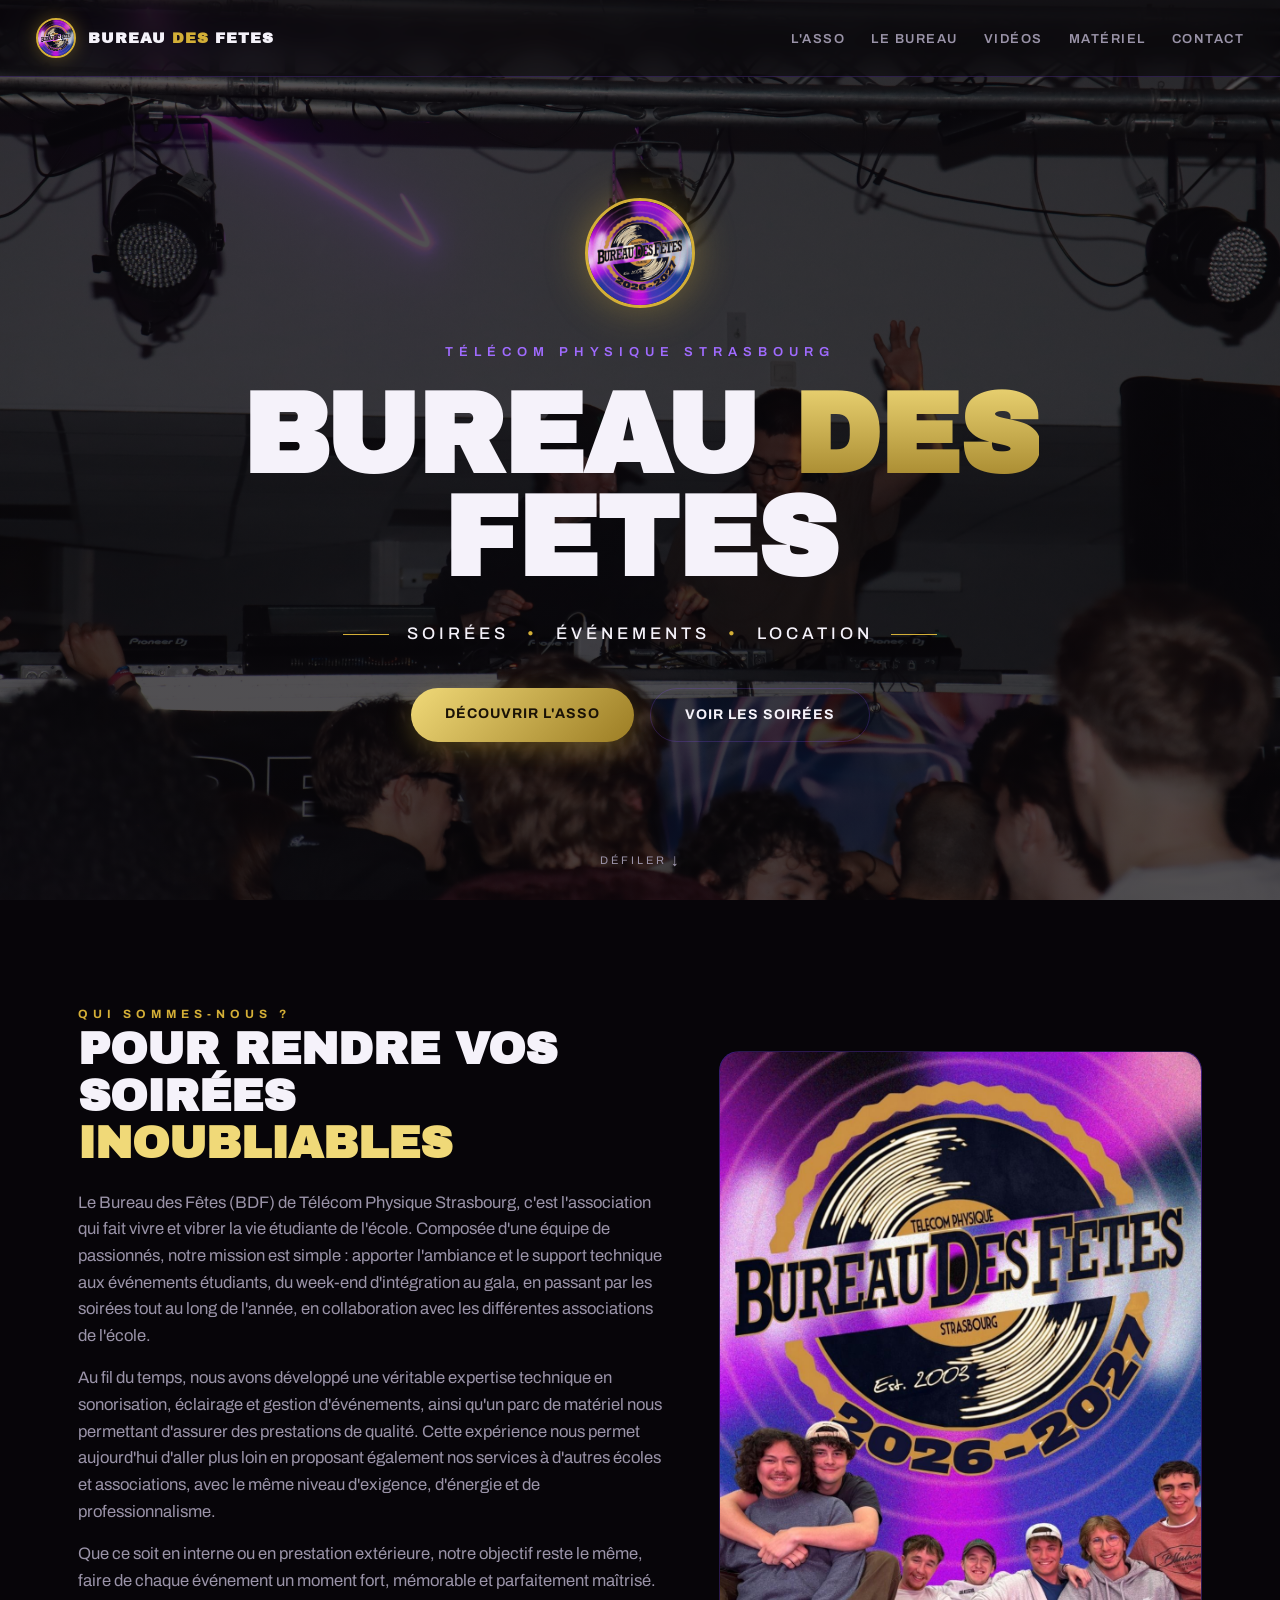
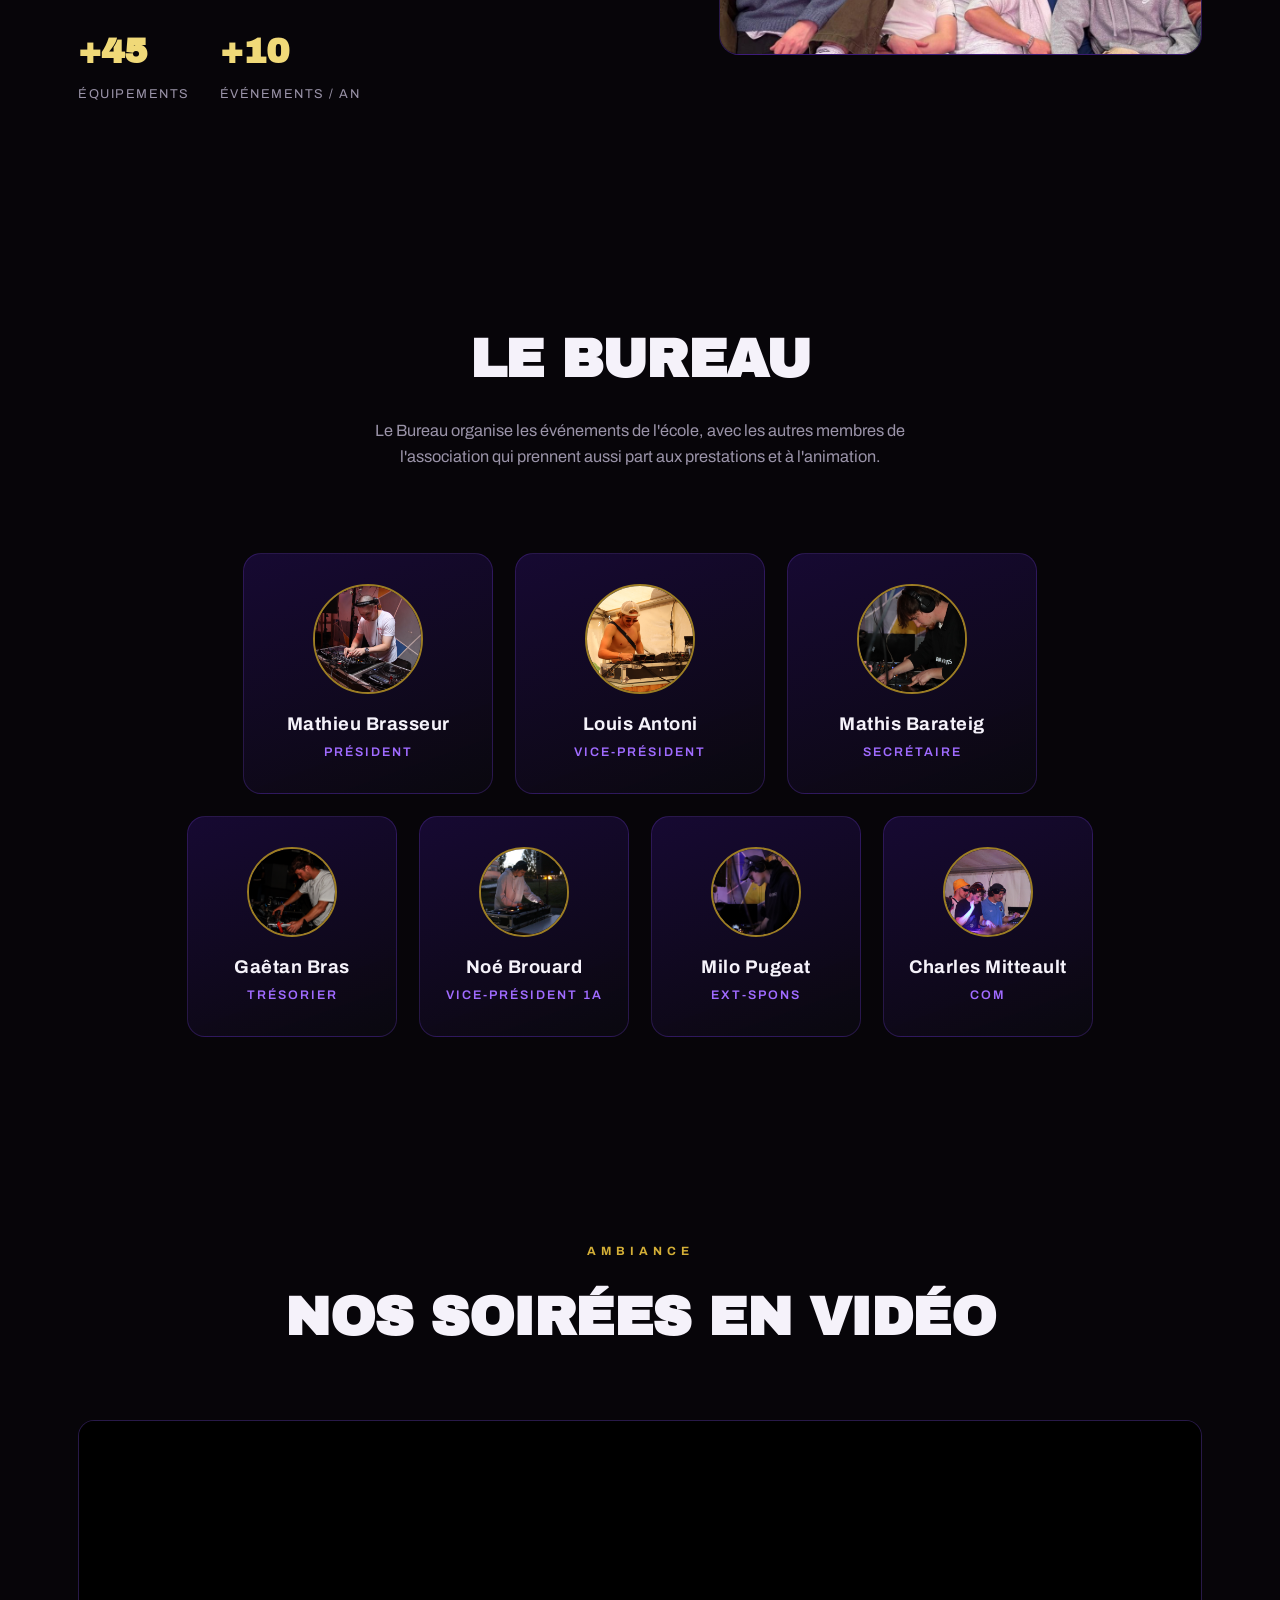
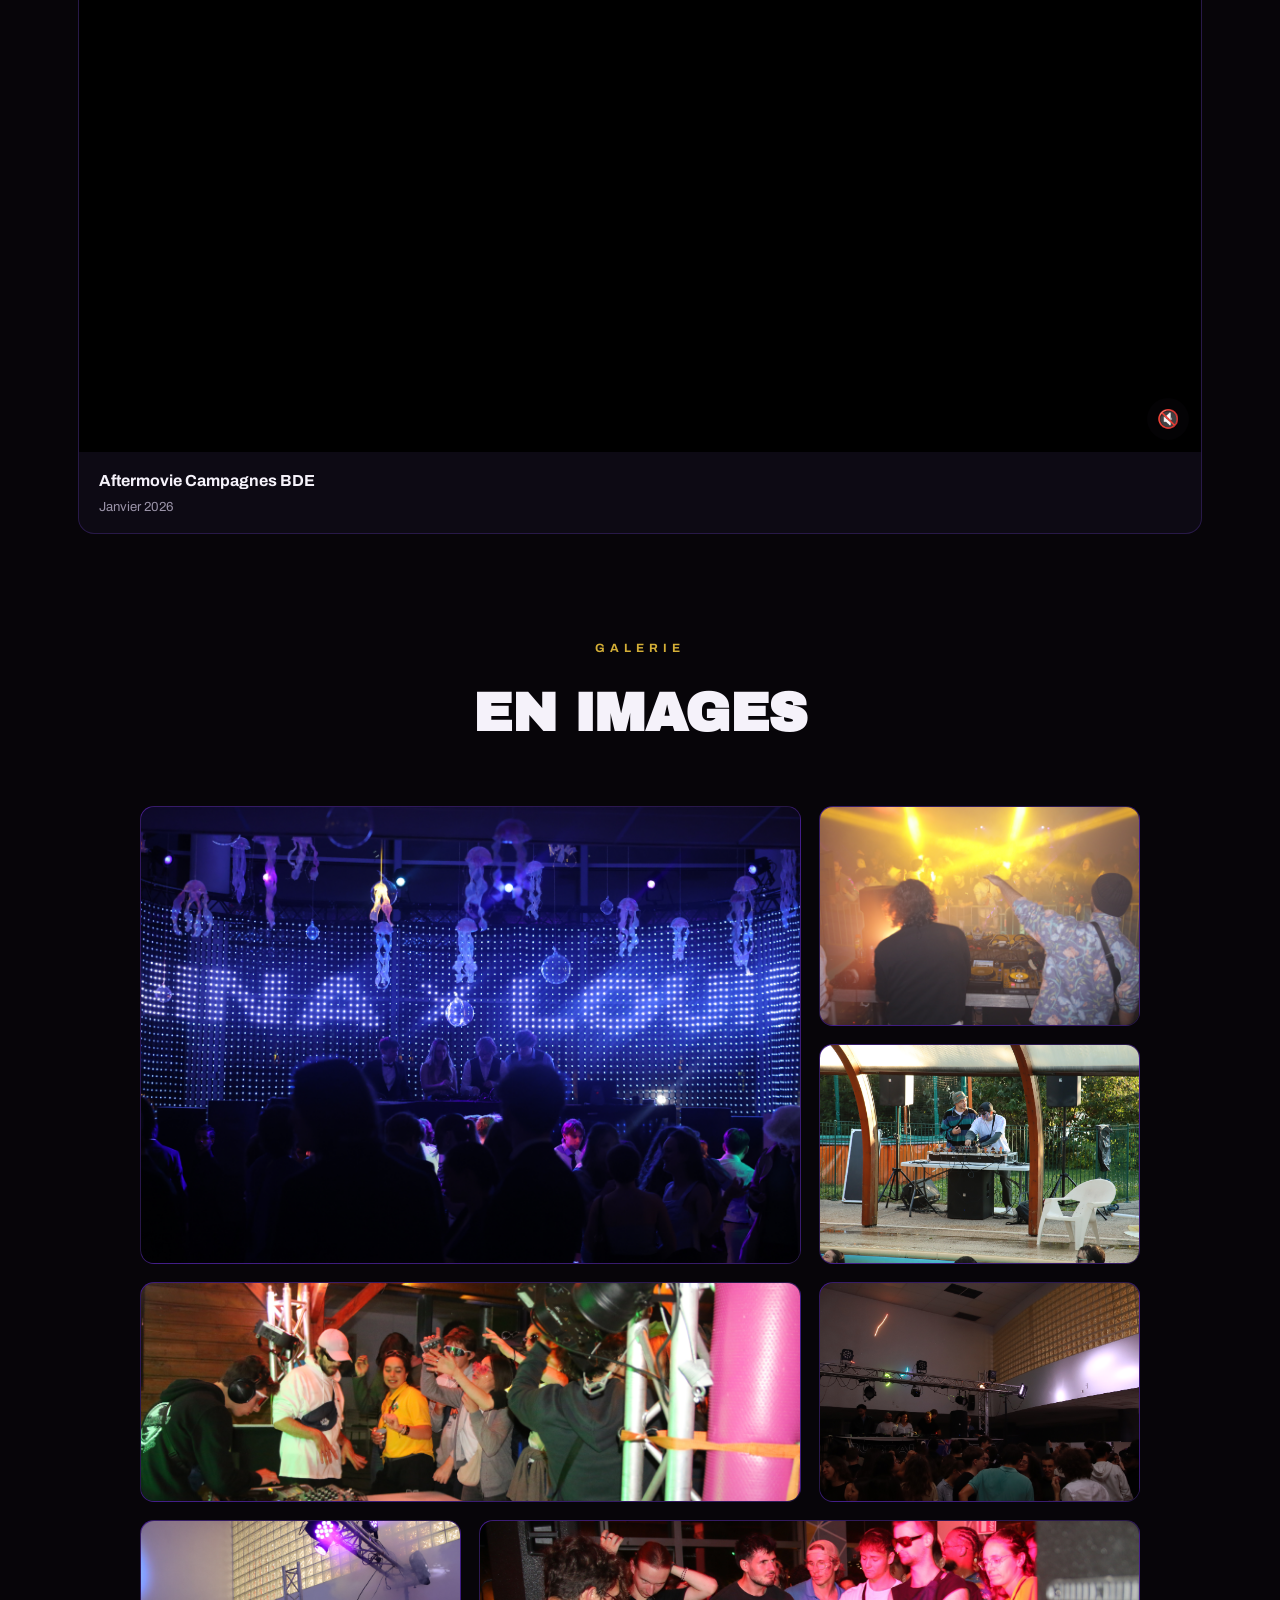
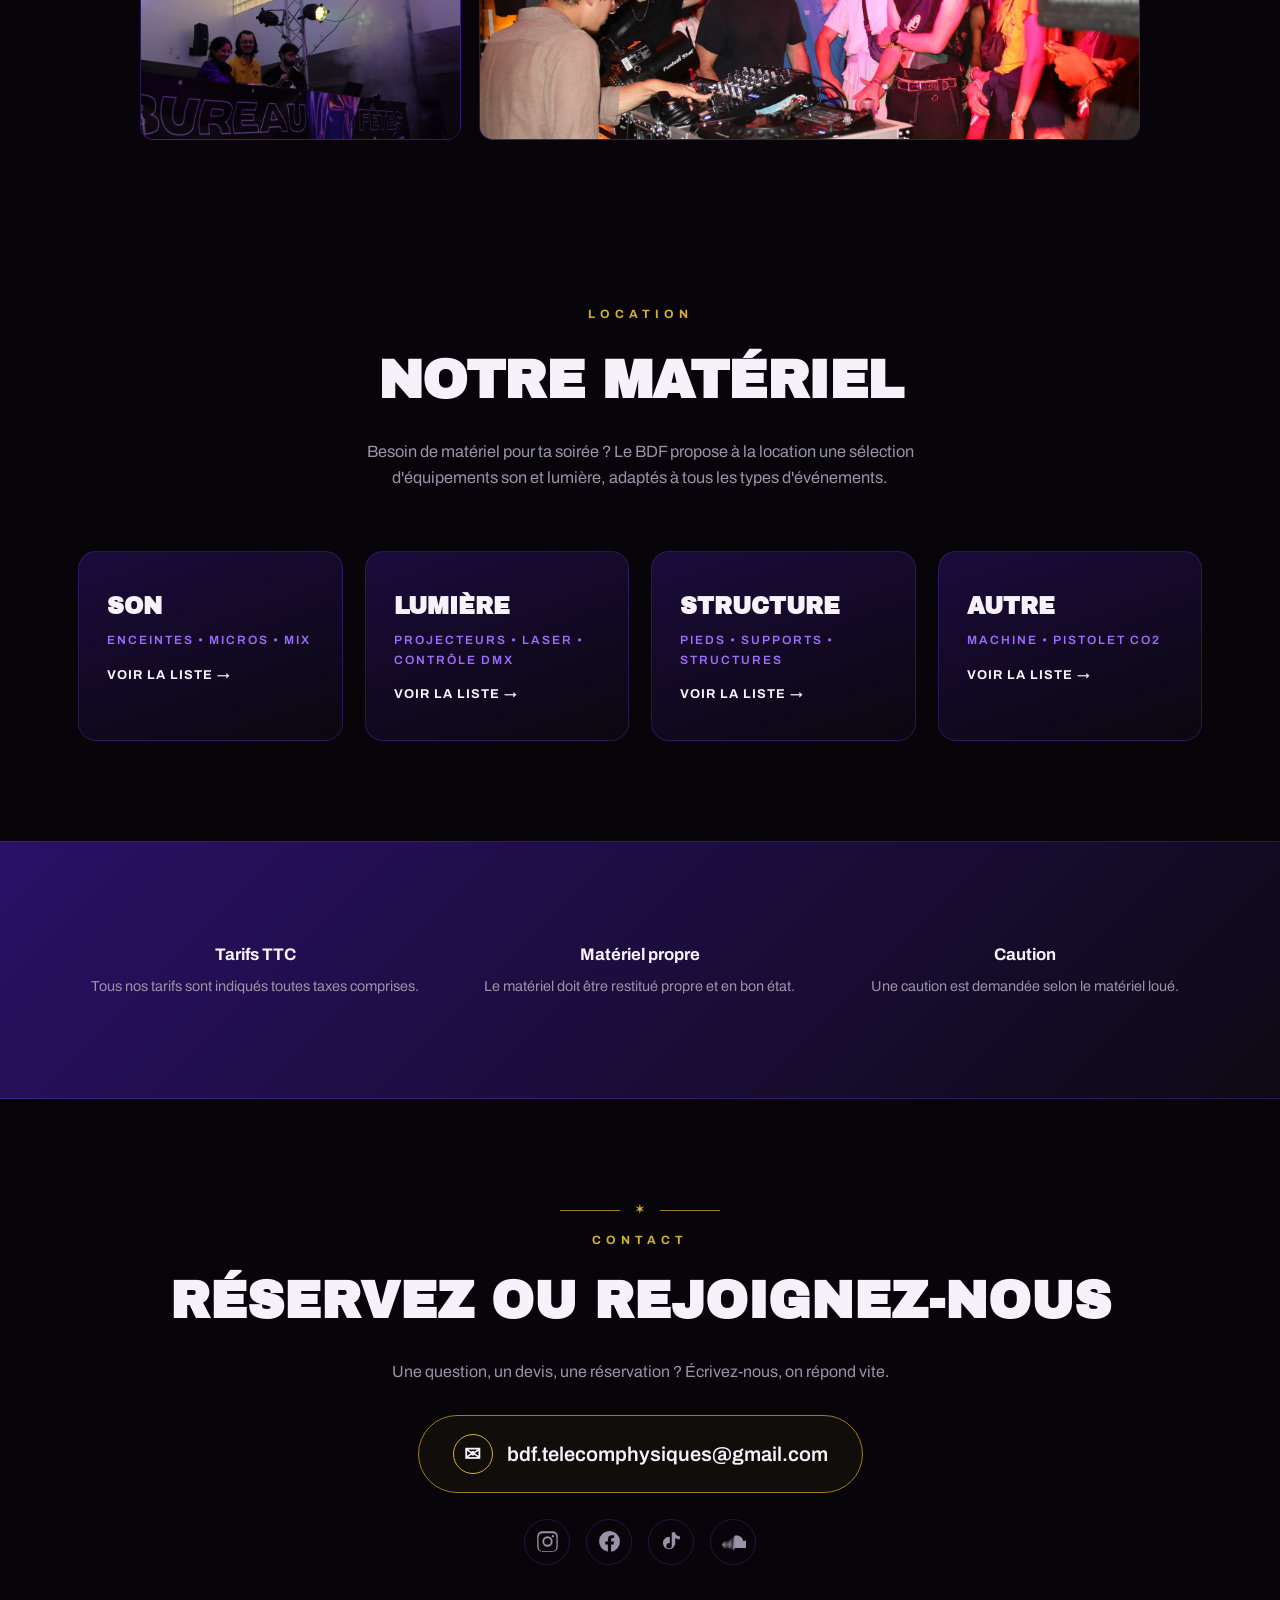
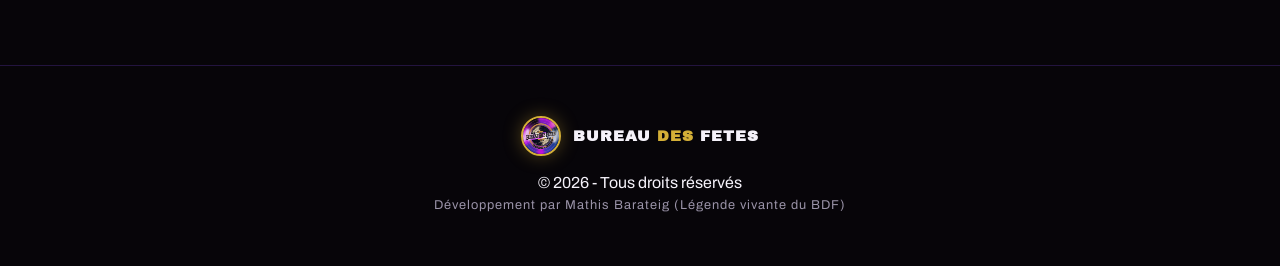
<file: index.html>
<!DOCTYPE html>
<html lang="fr">
<head>
<meta charset="UTF-8">
<meta name="viewport" content="width=device-width, initial-scale=1.0">
<title>Bureau des Fetes — Télécom Physique Strasbourg</title>
<link rel="preconnect" href="https://fonts.googleapis.com">
<link rel="preconnect" href="https://fonts.gstatic.com" crossorigin>
<link href="https://fonts.googleapis.com/css2?family=Archivo:wght@400;500;600;700;800;900&family=Archivo+Black&display=swap" rel="stylesheet">
<link rel="stylesheet" href="style.css">
</head>
<body>
<div class="bg-fx"><div class="blob b1"></div><div class="blob b2"></div><div class="blob b3"></div></div>
<div class="grain"></div>
<nav id="nav"></nav>

<header class="hero">
  <div id="heroSeal"></div>
  <p class="eyebrow">Télécom Physique Strasbourg</p>
  <h1>Bureau <span class="gold">des </span>Fetes</h1>
  <div class="tagline"><span class="line"></span><span>Soirées</span><span class="dot">&bull;</span><span>Événements</span><span class="dot">&bull;</span><span>Location</span><span class="line"></span></div>
  <div class="cta-row">
    <a href="#asso" class="btn btn-gold">Découvrir l'asso</a>
    <a href="#videos" class="btn btn-ghost">Voir les soirées</a>
  </div>
  <div class="scroll-hint">Défiler &darr;</div>
</header>

<section id="asso">
  <div class="wrap">
    <div class="intro">
      <div>
        <span class="sec-tag">Qui sommes-nous ?</span>
        <h2>Pour rendre vos soirées <span class="gold">inoubliables</span></h2>
        <p>Le Bureau des Fêtes (BDF) de Télécom Physique Strasbourg, c'est l'association qui fait vivre et vibrer la vie étudiante de l'école.
        Composée d'une équipe de passionnés, notre mission est simple : apporter l'ambiance et le support technique aux événements étudiants, du week-end d'intégration au gala, en passant par les soirées tout au long de l'année, en collaboration avec les différentes associations de l'école.</p>
        <p>Au fil du temps, nous avons développé une véritable expertise technique en sonorisation, éclairage et gestion d'événements, ainsi qu'un parc de matériel nous permettant d'assurer 
        des prestations de qualité. Cette expérience nous permet aujourd'hui d'aller plus loin en proposant également nos services à d'autres écoles et associations, avec le même niveau d'exigence, d'énergie et de professionnalisme.</p>
        <p>Que ce soit en interne ou en prestation extérieure, notre objectif reste le même, faire de chaque événement un moment fort, mémorable et parfaitement maîtrisé.</p>

        <div class="stats">
          <div class="stat"><b>+45</b><span>Équipements</span></div>
          <div class="stat"><b>+10</b><span>Événements / an</span></div>
        </div>
      </div>
      <div class="intro-card"><img src="photos/Bureau/bureau_logo_BDF.jpeg"></div>
    </div>
  </div>
</section>

<section id="bureau">
  <div class="team">
    <div class="sec-head"><h2>Le Bureau</h2>
      <p>Le Bureau  organise les événements de l'école, avec les autres membres de l'association qui prennent aussi part aux prestations et à l'animation.</p></div>
  <div class="team-row">
    <div class="member big"><img src="photos/Bureau/Brasseur_BDF.JPG" class="avatar" alt="Mathieu Brasseur"><h4>Mathieu Brasseur</h4><div class="role">Président</div></div>
    <div class="member big"><img src="photos/Bureau/Louis_BDF.JPG" class="avatar" alt="Louis Antoni"><h4>Louis Antoni</h4><div class="role">Vice-président</div></div>
    <div class="member big"><img src="photos/Bureau/Barateig_BDF.JPG" class="avatar" alt="Mathis Barateig"><h4>Mathis Barateig</h4><div class="role">Secrétaire</div></div>
  </div>
  <!-- Rangée du bas : 4 cartes -->
  <div class="team-row">
    <div class="member"><img src="photos/Bureau/Gaetan_BDF.jpg" class="avatar" alt="Gaêtan Bras"><h4>Gaêtan Bras</h4><div class="role">Trésorier</div></div>
    <div class="member"><img src="photos/Bureau/Noe_BDF.JPG" class="avatar" alt="Noé Brouard"><h4>Noé Brouard</h4><div class="role">Vice-président 1A</div></div>
    <div class="member"><img src="photos/Bureau/Milo_BDF.JPG" class="avatar" alt="Milo Pugeat"><h4>Milo Pugeat</h4><div class="role">EXT-SPONS</div></div>
    <div class="member"><img src="photos/Bureau/Charle_BDF.JPG" class="avatar" alt="Charles Mitteault"><h4>Charles Mitteault</h4><div class="role">COM</div></div>
  </div>
</div>
  </div>
</section>



<section id="videos">
  <div class="wrap">
    <div class="sec-head"><span class="sec-tag">Ambiance</span><h2>Nos soirées en vidéo</h2></div>
    <div class="video-grid">

      
<div class="video">
  <div class="frame">
    <video src="photos/video/Aftermovie_campagne_BDE26_BDF.mp4" autoplay muted loop playsinline
           onclick="toggleSon(this)"></video>
    <button class="son-btn" onclick="toggleSon(this.previousElementSibling)">🔇</button>
  </div>
  <div class="cap"><b>Aftermovie Campagnes BDE</b><span>Janvier 2026</span></div>
</div>

  </div>
</section>

<section id="galerie">
  <div class="wrap">
    <div class="sec-head"><span class="sec-tag">Galerie</span><h2>En images</h2>
    <div class="gallery">
      <div class="photo"><img src="photos/galerie/Gala_TPS_BDF.JPG"></div><div class="photo"><img src="photos/galerie/BDF_2023.JPG"></div>
      <div class="photo"><img src="photos/galerie/pool_party_BDF.JPG"></div><div class="photo"><img src="photos/galerie/WEI_BDF_2024.JPG"></div>
      <div class="photo"><img src="photos/galerie/désinté_BDF_2024.JPG"></div><div class="photo"><img src="photos/galerie/poly_chim_BDF_2024.JPG"></div>
      <div class="photo"><img src="photos/galerie/Fouaille_BDF_2025.JPG" ></div>
    </div>
  </div>
</section>
<section id="materiel">
  <div class="wrap">
    <div class="sec-head"><span class="sec-tag">Location</span><h2>Notre matériel</h2>
    <p>Besoin de matériel pour ta soirée ? Le BDF propose à la location une sélection d'équipements son et lumière, adaptés à tous les types d'événements.</p></div>
    <div class="cats">
      <a class="cat" href="son.html">
        <h3>Son</h3>
        <div class="sub">Enceintes • Micros • Mix</div>
        <div class="go">Voir la liste &rarr;</div>
      </a>
      <a class="cat" href="lumiere.html">
        <h3>Lumière</h3>
        <div class="sub">Projecteurs • Laser • Contrôle DMX</div>
        <div class="go">Voir la liste &rarr;</div>
      </a>
      <a class="cat" href="structure.html">
        <h3>Structure</h3>
        <div class="sub">Pieds • Supports • Structures</div>
        <div class="go">Voir la liste &rarr;</div>
      </a>
      <a class="cat" href="autre.html">
        <h3>Autre</h3>
        <div class="sub">Machine • Pistolet CO2</div>
        <div class="go">Voir la liste &rarr;</div>
      </a>
    </div>
  </div>
</section>

<section class="info-band">
  <div class="wrap">
    <div class="info-item"><h4>Tarifs TTC</h4><p>Tous nos tarifs sont indiqués toutes taxes comprises.</p></div>
    <div class="info-item"><h4>Matériel propre</h4><p>Le matériel doit être restitué propre et en bon état.</p></div>
    <div class="info-item"><h4>Caution</h4><p>Une caution est demandée selon le matériel loué.</p></div>
  </div>
</section>

<section id="contact" class="contact">
  <div class="wrap">
    <div class="deco-sep"><span class="l"></span><span class="d">&#10038;</span><span class="l"></span></div>
    <span class="sec-tag">Contact</span>
    <h2 style="font-family:'Archivo Black';font-size:clamp(2rem,5vw,3.2rem);text-transform:uppercase;margin-top:10px">Réservez ou rejoignez-nous</h2>
    <p style="color:var(--gris);max-width:520px;margin:16px auto 0">Une question, un devis, une réservation ? Écrivez-nous, on répond vite.</p>
    <a class="mail" href="#" data-mail><span class="env">&#9993;</span><span class="mail-text"></span></a>
    <div class="socials">
      <a href="#" data-ig title="Instagram">IG</a>
      <a href="#" data-fb title="Facebook">FB</a>
      <a href="#" data-tk title="TikTok">TK</a>
      <a href="#" data-sc title="SoundCloud">SC</a>
    </div>
  </div>
</section>

<footer id="footer"></footer>
<script src="script.js"></script>
</body>
</html>
</file>
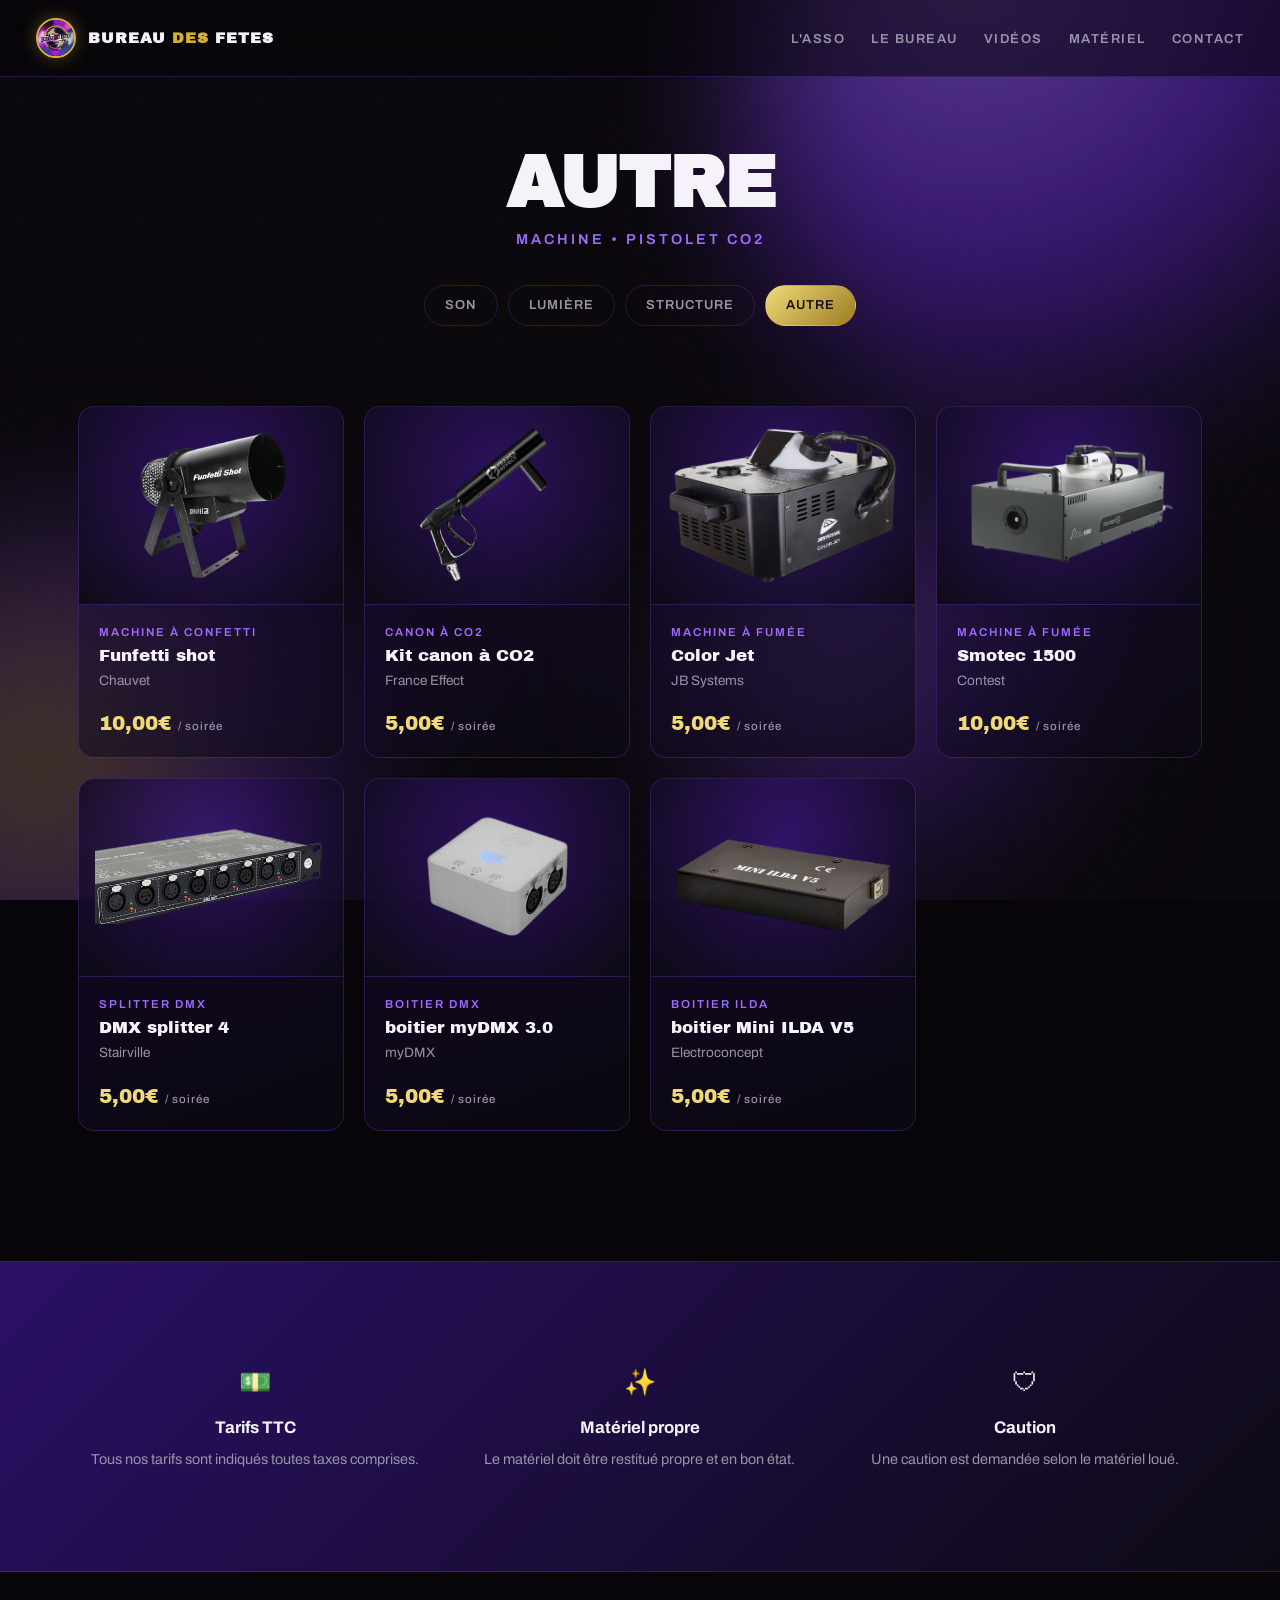
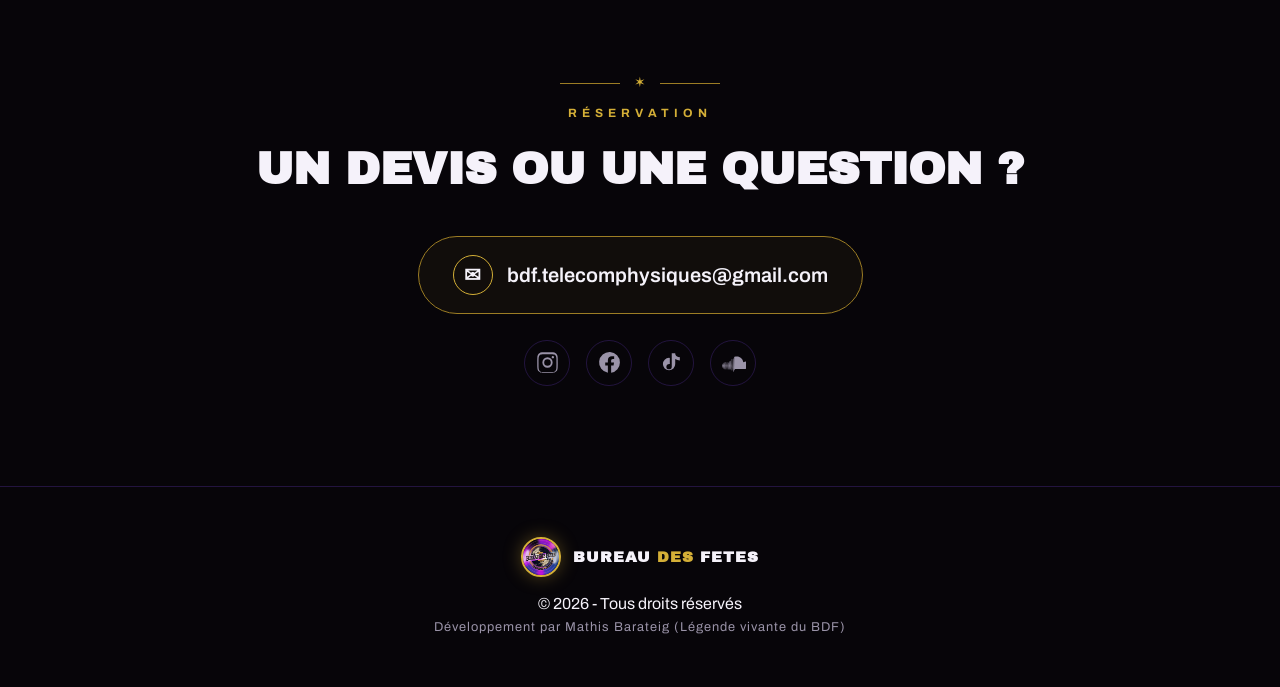
<file: autre.html>
<!DOCTYPE html>
<html lang="fr">
<head>
<meta charset="UTF-8">
<meta name="viewport" content="width=device-width, initial-scale=1.0">
<title>Autre — Bureau des Fêtes</title>
<link rel="preconnect" href="https://fonts.googleapis.com">
<link rel="preconnect" href="https://fonts.gstatic.com" crossorigin>
<link href="https://fonts.googleapis.com/css2?family=Archivo:wght@400;500;600;700;800;900&family=Archivo+Black&display=swap" rel="stylesheet">
<link rel="stylesheet" href="style.css">
</head>
<body>
<div class="bg-fx"><div class="blob b1"></div><div class="blob b2"></div><div class="blob b3"></div></div>
<div class="grain"></div>
<nav id="nav"></nav>

<header class="cat-hero">
  <div class="wrap">
    <h1>Autre</h1>
    <div class="sub">Machine • Pistolet CO2</div>
    <div class="cat-switch"><a href="son.html" class=""> Son</a><a href="lumiere.html" class=""> Lumière</a><a href="structure.html" class=""> Structure</a><a href="autre.html" class="active"> Autre</a></div>
  </div>
</header>

<section style="padding-top:30px">
  <div class="wrap">
    <div class="grid">
      <div class="card">
        <div class="ph">
          <img src="photos/Autres/canon_confetti.png" alt="Funfetti shot">
        </div>
        <div class="body">
          <div class="desc">Machine à confetti</div>
          <div class="model">Funfetti shot</div>
          <div class="brand">Chauvet</div>
          <div class="price">10,00&euro; <small>/ soirée</small></div>
        </div>
      </div>
      <div class="card">
        <div class="ph">
          <img src="photos/Autres/canon_CO2.png" alt="Kit canon à CO2">
        </div>
        <div class="body">
          <div class="desc">Canon à CO2</div>
          <div class="model">Kit canon à CO2</div>
          <div class="brand">France Effect</div>
          <div class="price">5,00&euro; <small>/ soirée</small></div>
        </div>
      </div>
      <div class="card">
        <div class="ph">
         <img src="photos/Autres/machine_fumée.png" alt="Color Jet">
        </div>
        <div class="body">
          <div class="desc">Machine à fumée</div>
          <div class="model">Color Jet</div>
          <div class="brand">JB Systems</div>
          <div class="price">5,00&euro; <small>/ soirée</small></div>
        </div>
      </div>
      <div class="card">
        <div class="ph">
          <img src="photos/Autres/smotec_1500.png" alt="Smotec 150">
        </div>
        <div class="body">
          <div class="desc">Machine à fumée</div>
          <div class="model">Smotec 1500</div>
          <div class="brand">Contest</div>
          <div class="price">10,00&euro; <small>/ soirée</small></div>
        </div>
      </div>
      <div class="card">
        <div class="ph">
          <img src="photos/Autres/DMX_splitter.png" alt="splitter DMX 4">
        </div>
        <div class="body">
          <div class="desc">Splitter DMX</div>
          <div class="model">DMX splitter 4</div>
          <div class="brand">Stairville</div>
          <div class="price">5,00&euro; <small>/ soirée</small></div>
        </div>
      </div>
      <div class="card">
        <div class="ph">
          <img src="photos/Autres/mydmx3.png" alt="boitier myDMX 3.0">
        </div>
        <div class="body">
          <div class="desc">Boitier DMX</div>
          <div class="model">boitier myDMX 3.0</div>
          <div class="brand">myDMX</div>
          <div class="price">5,00&euro; <small>/ soirée</small></div>
        </div>
      </div>
      <div class="card">
        <div class="ph">
          <img src="photos/Autres/boitier_ilda.png" alt="boitier Mini ILDA V5">
        </div>
        <div class="body">
          <div class="desc">Boitier Ilda</div>
          <div class="model">boitier Mini ILDA V5</div>
          <div class="brand">Electroconcept</div>
          <div class="price">5,00&euro; <small>/ soirée</small></div>
        </div>
      </div>
    </div>
  </div>
</section>

<section class="info-band">
  <div class="wrap">
    <div class="info-item"><div class="ico">&#128181;</div><h4>Tarifs TTC</h4><p>Tous nos tarifs sont indiqués toutes taxes comprises.</p></div>
    <div class="info-item"><div class="ico">&#10024;</div><h4>Matériel propre</h4><p>Le matériel doit être restitué propre et en bon état.</p></div>
    <div class="info-item"><div class="ico">&#128737;</div><h4>Caution</h4><p>Une caution est demandée selon le matériel loué.</p></div>
  </div>
</section>

<section class="contact">
  <div class="wrap">
    <div class="deco-sep"><span class="l"></span><span class="d">&#10038;</span><span class="l"></span></div>
    <span class="sec-tag">Réservation</span>
    <h2 style="font-family:'Archivo Black';font-size:clamp(1.8rem,5vw,2.8rem);text-transform:uppercase;margin-top:10px">Un devis ou une question&nbsp;?</h2>
    <a class="mail" href="#" data-mail><span class="env">&#9993;</span><span class="mail-text"></span></a>
    <div class="socials">
      <a href="#" data-ig title="Instagram">IG</a>
      <a href="#" data-fb title="Facebook">FB</a>
      <a href="#" data-tk title="TikTok">TK</a>
      <a href="#" data-sc title="SoundCloud">SC</a>
    </div>
  </div>
</section>

<footer id="footer"></footer>
<script src="script.js"></script>
</body>
</html>
</file>
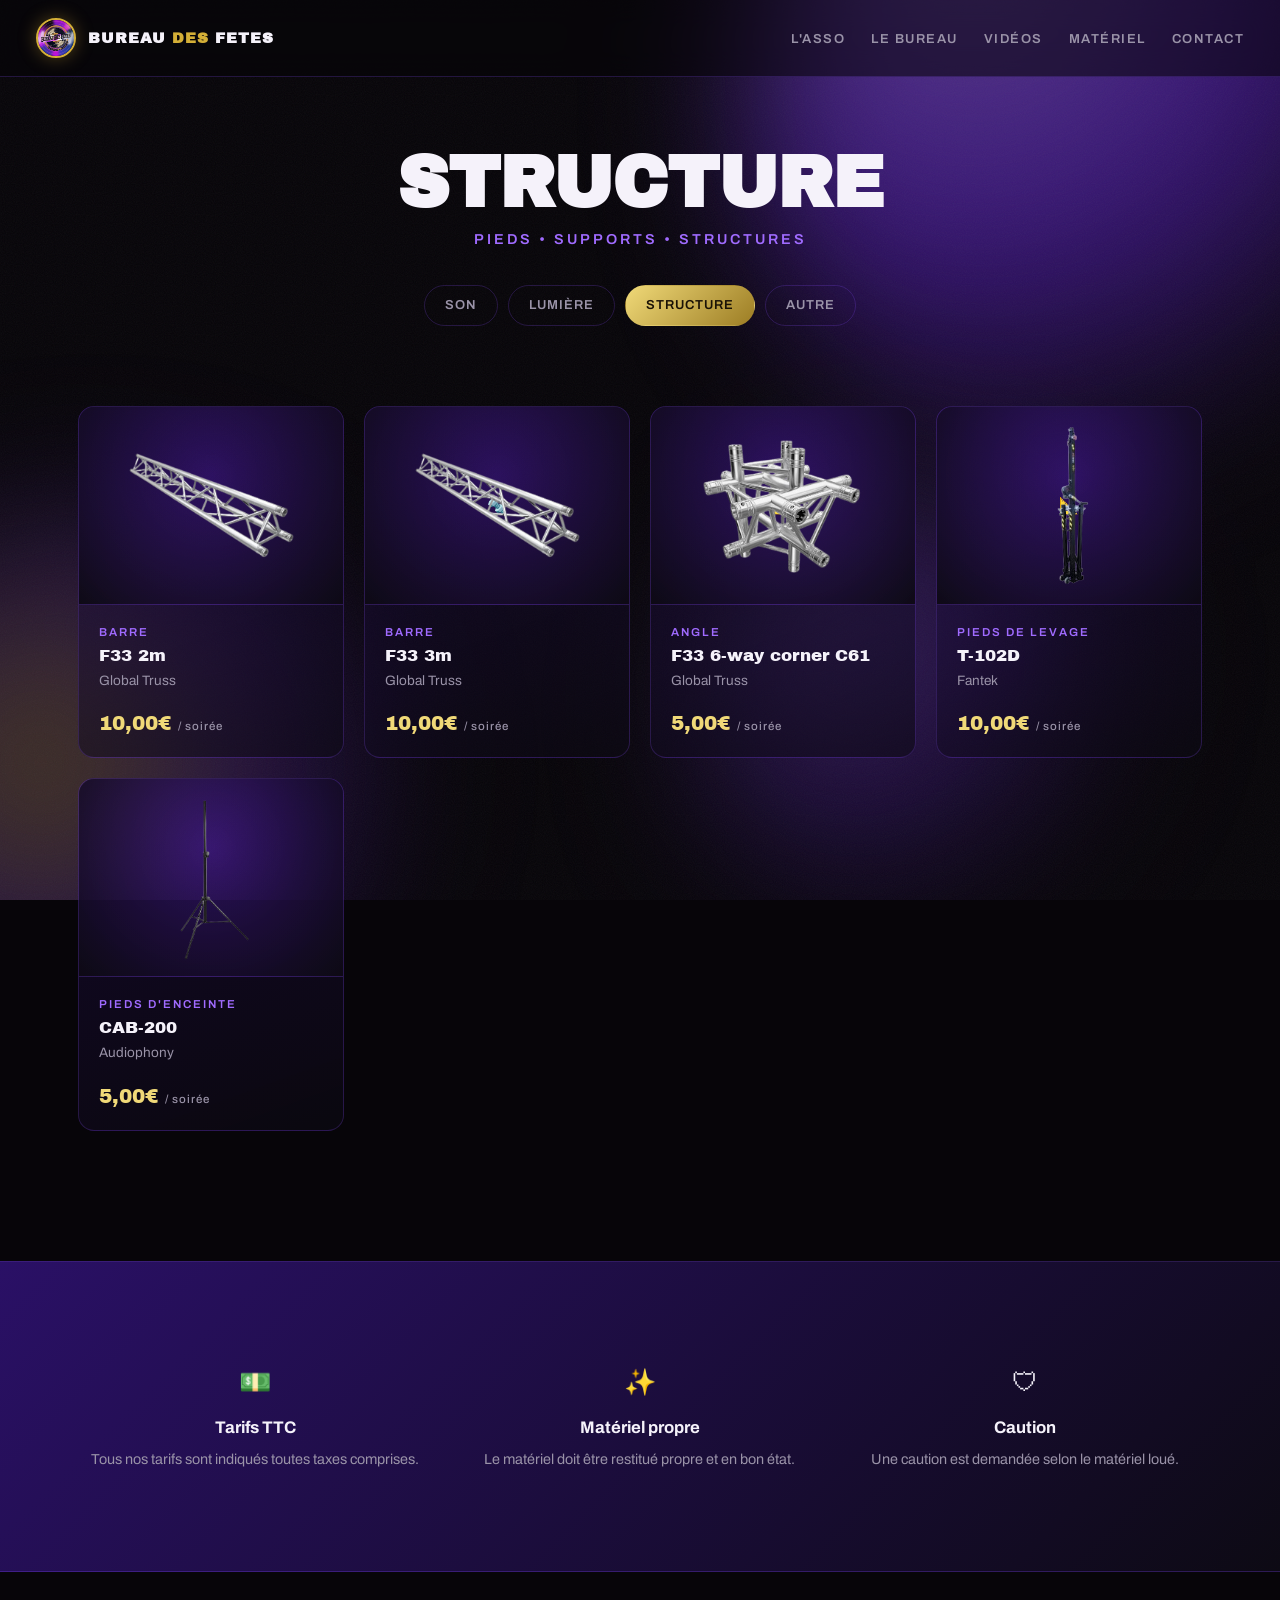
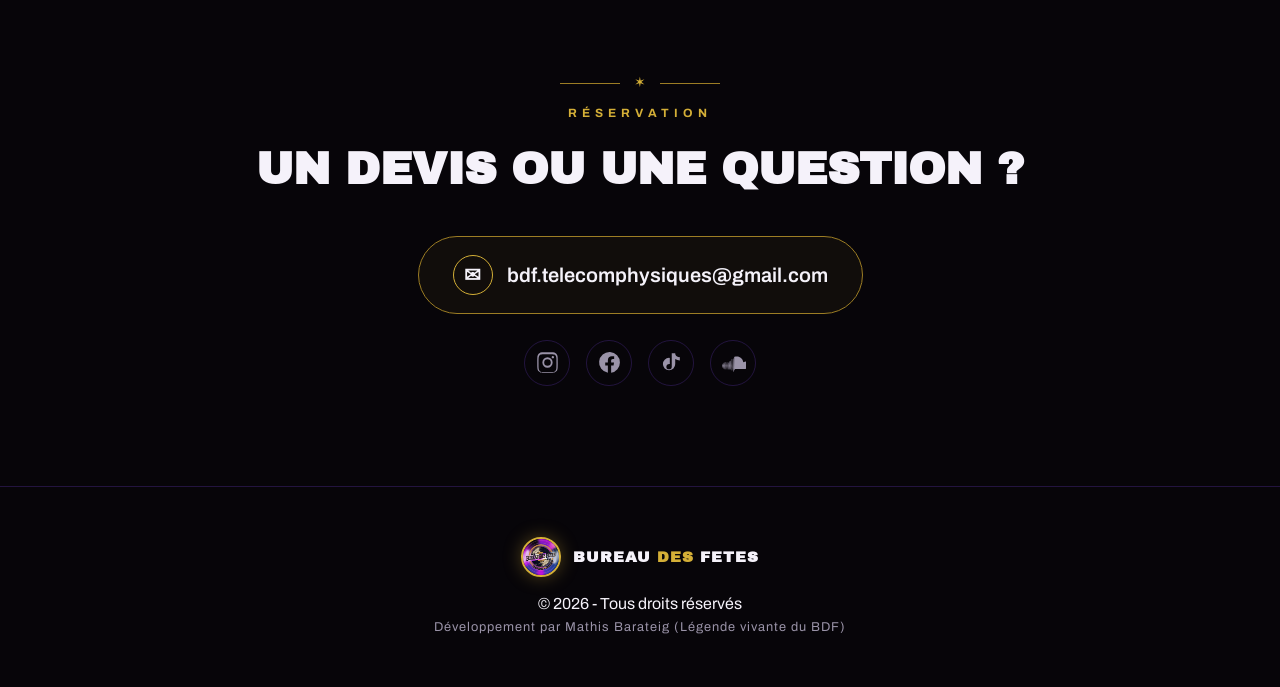
<file: structure.html>
<!DOCTYPE html>
<html lang="fr">
<head>
<meta charset="UTF-8">
<meta name="viewport" content="width=device-width, initial-scale=1.0">
<title>Structure — Bureau des Fêtes</title>
<link rel="preconnect" href="https://fonts.googleapis.com">
<link rel="preconnect" href="https://fonts.gstatic.com" crossorigin>
<link href="https://fonts.googleapis.com/css2?family=Archivo:wght@400;500;600;700;800;900&family=Archivo+Black&display=swap" rel="stylesheet">
<link rel="stylesheet" href="style.css">
</head>
<body>
<div class="bg-fx"><div class="blob b1"></div><div class="blob b2"></div><div class="blob b3"></div></div>
<div class="grain"></div>
<nav id="nav"></nav>

<header class="cat-hero">
  <div class="wrap">
    <h1>Structure</h1>
    <div class="sub">Pieds • Supports • Structures</div>
    <div class="cat-switch"><a href="son.html" class=""> Son</a><a href="lumiere.html" class=""> Lumière</a><a href="structure.html" class="active"> Structure</a><a href="autre.html" class=""> Autre</a></div>
  </div>
</header>

<section style="padding-top:30px">
  <div class="wrap">
    <div class="grid">
      <div class="card">
        <div class="ph">
          <img src="photos/Structure/barre.png" alt="F33 2m">
        </div>
        <div class="body">
          <div class="desc">Barre</div>
          <div class="model">F33 2m</div>
          <div class="brand">Global Truss</div>
          <div class="price">10,00&euro; <small>/ soirée</small></div>
        </div>
      </div>
      <div class="card">
        <div class="ph">
          <img src="photos/Structure/barre.png" alt="F33 3m">
          <span>🔩</span>
        </div>
        <div class="body">
          <div class="desc">Barre</div>
          <div class="model">F33 3m</div>
          <div class="brand">Global Truss</div>
          <div class="price">10,00&euro; <small>/ soirée</small></div>
        </div>
      </div>
      <div class="card">
        <div class="ph">
          <img src="photos/Structure/corner.png" alt="F33 6-way corner C61">
          <span>📐</span>
        </div>
        <div class="body">
          <div class="desc">Angle</div>
          <div class="model">F33 6-way corner C61</div>
          <div class="brand">Global Truss</div>
          <div class="price">5,00&euro; <small>/ soirée</small></div>
        </div>
      </div>
      <div class="card">
        <div class="ph">
          <img src="photos/Structure/piedslevage.png" alt="F33 3-way corner C31">
          <span>📐</span>
        </div>
        <div class="body">
          <div class="desc">Pieds de levage</div>
          <div class="model">T-102D</div>
          <div class="brand">Fantek</div>
          <div class="price">10,00&euro; <small>/ soirée</small></div>
        </div>
      </div>
      <div class="card">
        <div class="ph">
          <img src="photos/Structure/piedenceinte.png" alt="CAB-200">
        </div>
        <div class="body">
          <div class="desc">Pieds d&#x27;enceinte</div>
          <div class="model">CAB-200</div>
          <div class="brand">Audiophony</div>
          <div class="price">5,00&euro; <small>/ soirée</small></div>
        </div>
      </div>
    </div>
  </div>
</section>

<section class="info-band">
  <div class="wrap">
    <div class="info-item"><div class="ico">&#128181;</div><h4>Tarifs TTC</h4><p>Tous nos tarifs sont indiqués toutes taxes comprises.</p></div>
    <div class="info-item"><div class="ico">&#10024;</div><h4>Matériel propre</h4><p>Le matériel doit être restitué propre et en bon état.</p></div>
    <div class="info-item"><div class="ico">&#128737;</div><h4>Caution</h4><p>Une caution est demandée selon le matériel loué.</p></div>
  </div>
</section>

<section class="contact">
  <div class="wrap">
    <div class="deco-sep"><span class="l"></span><span class="d">&#10038;</span><span class="l"></span></div>
    <span class="sec-tag">Réservation</span>
    <h2 style="font-family:'Archivo Black';font-size:clamp(1.8rem,5vw,2.8rem);text-transform:uppercase;margin-top:10px">Un devis ou une question&nbsp;?</h2>
    <a class="mail" href="#" data-mail><span class="env">&#9993;</span><span class="mail-text"></span></a>
    <div class="socials">
      <a href="#" data-ig title="Instagram">IG</a>
      <a href="#" data-fb title="Facebook">FB</a>
      <a href="#" data-tk title="TikTok">TK</a>
      <a href="#" data-sc title="SoundCloud">SC</a>
    </div>
  </div>
</section>

<footer id="footer"></footer>
<script src="script.js"></script>
</body>
</html>
</file>
<file: style.css>
/* =========================================================
   BDF — feuille de style partagée par toutes les pages
   ========================================================= */
:root{
  --noir:#070509;--noir-2:#0d0a14;
  --violet:#5b1ec9;--violet-clair:#8a4dff;--violet-neon:#a06bff;--indigo:#2a1066;
  --or:#d4af37;--or-clair:#f0d978;--or-sombre:#9c7d24;
  --blanc:#f5f2fa;--gris:#9a93a8;--bordure:rgba(138,77,255,.22);
}
*{margin:0;padding:0;box-sizing:border-box}
html{scroll-behavior:smooth}
body{background:var(--noir);color:var(--blanc);font-family:'Archivo',sans-serif;line-height:1.6;overflow-x:hidden;position:relative;min-height:100vh}

/* fond animé */
.bg-fx{position:fixed;inset:0;z-index:0;overflow:hidden;pointer-events:none}
.blob{position:absolute;border-radius:50%;filter:blur(70px);opacity:.55;mix-blend-mode:screen;
  background:radial-gradient(circle at 30% 30%,var(--violet-neon),var(--violet) 40%,transparent 72%)}
.blob.b1{width:60vw;height:60vw;top:-22vw;right:-18vw;animation:float1 22s ease-in-out infinite}
.blob.b2{width:48vw;height:48vw;bottom:-18vw;left:-16vw;opacity:.32;animation:float2 28s ease-in-out infinite;
  background:radial-gradient(circle at 40% 40%,var(--or),var(--violet) 45%,transparent 70%)}
.blob.b3{width:34vw;height:34vw;top:55%;left:55%;opacity:.30;animation:float1 26s ease-in-out infinite reverse}
@keyframes float1{0%,100%{transform:translate(0,0) scale(1)}50%{transform:translate(-4vw,5vw) scale(1.12)}}
@keyframes float2{0%,100%{transform:translate(0,0) scale(1)}50%{transform:translate(5vw,-4vw) scale(1.15)}}
.grain{position:fixed;inset:0;z-index:1;pointer-events:none;opacity:.05;
  background-image:url("data:image/svg+xml,%3Csvg xmlns='http://www.w3.org/2000/svg' width='120' height='120'%3E%3Cfilter id='n'%3E%3CfeTurbulence type='fractalNoise' baseFrequency='.9' numOctaves='3'/%3E%3C/filter%3E%3Crect width='100%25' height='100%25' filter='url(%23n)'/%3E%3C/svg%3E")}
.wrap{max-width:1180px;margin:0 auto;padding:0 28px;position:relative;z-index:2}

/* NAV (injecté par script.js) */
nav{position:fixed;top:0;left:0;right:0;z-index:50;display:flex;align-items:center;justify-content:space-between;
  padding:18px 36px;background:rgba(7,5,9,.55);backdrop-filter:blur(14px);border-bottom:1px solid var(--bordure);transition:padding .3s}
nav.scrolled{padding:12px 36px;background:rgba(7,5,9,.85)}
.brand{display:flex;align-items:center;gap:12px;text-decoration:none;color:var(--blanc)}
.seal{width:40px;height:40px;border-radius:50%;flex:none;border:2px solid var(--or);object-fit:cover;
  background:radial-gradient(circle at 50% 40%,var(--indigo),var(--noir));display:grid;place-items:center;box-shadow:0 0 18px rgba(212,175,55,.35)}
.seal span{font-family:'Archivo Black';font-size:9px;color:var(--or-clair);letter-spacing:.5px}
.brand b{font-family:'Archivo Black';font-size:15px;letter-spacing:1px}
.brand b i{color:var(--or);font-style:normal}
.menu{display:flex;gap:26px;list-style:none}
.menu a{color:var(--gris);text-decoration:none;font-size:13px;font-weight:600;letter-spacing:1.5px;text-transform:uppercase;transition:color .25s;position:relative}
.menu a::after{content:'';position:absolute;left:0;bottom:-6px;height:2px;width:0;background:var(--or);transition:width .3s}
.menu a:hover,.menu a.active{color:var(--blanc)}.menu a:hover::after,.menu a.active::after{width:100%}
.burger{display:none;background:none;border:none;color:var(--blanc);font-size:24px;cursor:pointer}

/* HERO (accueil) */
header.hero{
  min-height:100vh;display:flex;flex-direction:column;justify-content:center;align-items:center;
  text-align:center;padding:120px 28px 80px;position:relative;z-index:2;
  background-image:
    linear-gradient(rgba(7,5,9,.70), rgba(7,5,9,.70)),
    url("photos/désinté_Brasseur_BDF_2025.JPG");
  background-size:cover;
  background-position:center;
}
.hero-seal{width:110px;height:110px;border-radius:50%;margin-bottom:34px;border:3px solid var(--or);object-fit:cover;
  background:radial-gradient(circle at 50% 38%,var(--indigo),var(--noir));display:grid;place-items:center;box-shadow:0 0 40px rgba(212,175,55,.4);animation:rise .9s ease both}
.hero-seal span{font-family:'Archivo Black';font-size:16px;color:var(--or-clair);line-height:1.05;text-shadow:0 1px 2px #000}
.eyebrow{font-size:13px;letter-spacing:6px;text-transform:uppercase;color:var(--violet-neon);margin-bottom:22px;font-weight:600;animation:rise .9s .1s ease both}
h1{font-family:'Archivo Black';font-size:clamp(2.8rem,9vw,7rem);line-height:.92;letter-spacing:-1px;text-transform:uppercase;animation:rise .9s .2s ease both}
h1 .gold{background:linear-gradient(180deg,var(--or-clair),var(--or-sombre));-webkit-background-clip:text;background-clip:text;color:transparent}
.tagline{display:flex;align-items:center;gap:18px;margin:30px 0 40px;font-size:clamp(.85rem,2vw,1.05rem);letter-spacing:4px;text-transform:uppercase;font-weight:500;animation:rise .9s .3s ease both}
.tagline .dot{color:var(--or)}.tagline .line{width:46px;height:1px;background:var(--or)}
.cta-row{display:flex;gap:16px;flex-wrap:wrap;justify-content:center;animation:rise .9s .4s ease both}
.btn{padding:15px 34px;border-radius:50px;font-weight:700;font-size:14px;letter-spacing:1px;text-transform:uppercase;text-decoration:none;transition:transform .2s,box-shadow .25s;cursor:pointer;border:none;display:inline-block}
.btn-gold{background:linear-gradient(135deg,var(--or-clair),var(--or-sombre));color:#1a1206;box-shadow:0 8px 26px rgba(212,175,55,.32)}
.btn-gold:hover{transform:translateY(-3px);box-shadow:0 12px 34px rgba(212,175,55,.5)}
.btn-ghost{background:transparent;color:var(--blanc);border:1.5px solid var(--bordure)}
.btn-ghost:hover{border-color:var(--violet-neon);transform:translateY(-3px);background:rgba(138,77,255,.08)}
.scroll-hint{position:absolute;bottom:30px;left:50%;transform:translateX(-50%);color:var(--gris);font-size:11px;letter-spacing:3px;text-transform:uppercase;animation:bob 2s ease-in-out infinite}
@keyframes rise{from{opacity:0;transform:translateY(26px)}to{opacity:1;transform:none}}
@keyframes bob{0%,100%{transform:translateX(-50%) translateY(0)}50%{transform:translateX(-50%) translateY(8px)}}

section{padding:100px 0;position:relative;z-index:2}
.sec-head{text-align:center;margin-bottom:60px}
.sec-tag{font-size:12px;letter-spacing:5px;text-transform:uppercase;color:var(--or);font-weight:700}
.sec-head h2{font-family:'Archivo Black';font-size:clamp(2rem,5vw,3.4rem);text-transform:uppercase;margin-top:10px;letter-spacing:-.5px}
.sec-head p{color:var(--gris);max-width:620px;margin:16px auto 0;font-size:1.02rem}

/* présentation */
.intro{display:grid;grid-template-columns:1.1fr .9fr;gap:50px;align-items:center}
.intro h2{font-family:'Archivo Black';font-size:clamp(1.8rem,4vw,2.8rem);text-transform:uppercase;line-height:1.05;margin-bottom:22px}
.intro h2 .gold{color:var(--or-clair)}
.intro p{color:var(--gris);margin-bottom:16px;font-size:1.04rem}
.stats{display:flex;gap:30px;margin-top:30px;flex-wrap:wrap}
.stat b{display:block;font-family:'Archivo Black';font-size:2.2rem;color:var(--or-clair)}
.stat span{font-size:.8rem;letter-spacing:1.5px;text-transform:uppercase;color:var(--gris)}
.intro-card{aspect-ratio:4/5;border-radius:20px;border:1px solid var(--bordure);background:linear-gradient(160deg,rgba(91,30,201,.4),rgba(13,10,20,.7));display:grid;place-items:center;text-align:center;padding:0;overflow:hidden}
.intro-card img{width:100%;height:100%;object-fit:contain}
.intro-card .big{font-family:'Archivo Black';font-size:clamp(3rem,8vw,5rem);background:linear-gradient(180deg,var(--violet-neon),var(--violet));-webkit-background-clip:text;background-clip:text;color:transparent}
/* bureau */
.team{display:flex;flex-direction:column;gap:22px}
.team-row{display:flex;flex-wrap:wrap;gap:22px;justify-content:center}
.team-row .member{flex:0 1 210px}          /* cartes du bas */
.team-row .member.big{flex:0 1 250px}      /* les 3 du haut, plus larges */
.member.big .avatar{width:110px;height:110px}  /* photos plus grandes en haut */
.member{text-align:center;padding:30px 20px;border-radius:18px;border:1px solid var(--bordure);background:linear-gradient(160deg,rgba(43,16,102,.45),rgba(13,10,20,.6));transition:transform .3s,border-color .3s,box-shadow .3s}
.member:hover{transform:translateY(-8px);border-color:var(--violet-neon);box-shadow:0 18px 44px rgba(91,30,201,.3)}
.avatar{width:90px;height:90px;border-radius:50%;margin:0 auto 16px;border:2px solid var(--or-sombre);object-fit:cover;background:radial-gradient(circle at 50% 35%,var(--indigo),var(--noir));display:grid;place-items:center;font-family:'Archivo Black';font-size:1.6rem;color:var(--or-clair)}
.member h4{font-size:1.15rem;letter-spacing:.5px}
.member .role{color:var(--violet-neon);font-size:.78rem;letter-spacing:2px;text-transform:uppercase;margin-top:4px;font-weight:600}



/* cartes catégories (accueil) -> cliquables */
.cats{display:grid;grid-template-columns:repeat(auto-fit,minmax(240px,1fr));gap:22px}
.cat{position:relative;padding:36px 28px;border-radius:18px;overflow:hidden;border:1px solid var(--bordure);text-decoration:none;color:var(--blanc);display:block;
  background:linear-gradient(160deg,rgba(43,16,102,.55),rgba(13,10,20,.6));transition:transform .3s,border-color .3s,box-shadow .3s}
.cat::before{content:'';position:absolute;inset:0;opacity:0;transition:opacity .3s;background:radial-gradient(circle at 80% 0%,rgba(160,107,255,.3),transparent 60%)}
.cat:hover{transform:translateY(-8px);border-color:var(--violet-neon);box-shadow:0 20px 50px rgba(91,30,201,.35)}.cat:hover::before{opacity:1}
.cat .icon{font-size:30px;margin-bottom:16px}
.cat h3{font-family:'Archivo Black';font-size:1.45rem;text-transform:uppercase}
.cat .sub{color:var(--violet-neon);font-size:12px;letter-spacing:2px;text-transform:uppercase;margin:6px 0 14px;font-weight:600}
.cat p{color:var(--gris);font-size:.9rem}
.cat .from{margin-top:16px;font-size:.85rem;color:var(--or-clair);font-weight:600}
.cat .go{margin-top:14px;font-size:.8rem;letter-spacing:1px;text-transform:uppercase;color:var(--blanc);font-weight:700}

/* page catégorie : en-tête */
.cat-hero{padding:140px 0 40px;text-align:center;position:relative;z-index:2}
.cat-hero .icon{font-size:42px}
.cat-hero h1{font-size:clamp(2.4rem,7vw,4.5rem);margin-top:10px}
.cat-hero .sub{color:var(--violet-neon);letter-spacing:3px;text-transform:uppercase;font-weight:600;margin-top:12px;font-size:.9rem}
.cat-switch{display:flex;gap:10px;justify-content:center;flex-wrap:wrap;margin:34px 0 10px}
.cat-switch a{padding:9px 20px;border-radius:50px;border:1px solid var(--bordure);text-decoration:none;color:var(--gris);font-size:13px;font-weight:600;letter-spacing:1px;text-transform:uppercase;transition:all .25s}
.cat-switch a:hover{color:var(--blanc);border-color:var(--violet-neon)}
.cat-switch a.active{background:linear-gradient(135deg,var(--or-clair),var(--or-sombre));color:#1a1206;border-color:transparent}

/* grille matériel avec photo */
.grid{display:grid;grid-template-columns:repeat(auto-fill,minmax(230px,1fr));gap:20px;padding-bottom:30px}
.card{border-radius:16px;overflow:hidden;border:1px solid var(--bordure);background:linear-gradient(160deg,rgba(43,16,102,.35),rgba(13,10,20,.6));transition:transform .3s,border-color .3s,box-shadow .3s;display:flex;flex-direction:column}
.card:hover{transform:translateY(-6px);border-color:var(--violet-neon);box-shadow:0 18px 44px rgba(91,30,201,.3)}
.card .body{padding:18px 20px;display:flex;flex-direction:column;gap:4px;flex:1}
.card .desc{font-size:.72rem;letter-spacing:2px;text-transform:uppercase;color:var(--violet-neon);font-weight:600}
.card .model{font-family:'Archivo Black';font-size:1.05rem;line-height:1.2}
.card .brand{color:var(--gris);font-size:.85rem}
.card .price{margin-top:auto;padding-top:12px;font-family:'Archivo Black';color:var(--or-clair);font-size:1.25rem}
.card .price small{font-family:'Archivo';font-weight:500;color:var(--gris);font-size:.72rem;letter-spacing:1px}
.card .ph{aspect-ratio:4/3;position:relative;display:grid;place-items:center;
  background:radial-gradient(circle at 50% 35%,rgba(91,30,201,.35),rgba(13,10,20,.95));
  border-bottom:1px solid var(--bordure)}
.card .ph img{position:absolute;inset:0;width:100%;height:100%;object-fit:contain;padding:16px}

/* vidéos */
.video-grid{display:grid;grid-template-columns:repeat(auto-fit,minmax(320px,1fr));gap:24px}
.video{border-radius:16px;overflow:hidden;border:1px solid var(--bordure);background:var(--noir-2);transition:transform .3s,border-color .3s}
.video:hover{transform:translateY(-6px);border-color:var(--violet-neon)}
.video .frame{position:relative;aspect-ratio:16/9;background:#000}
.video iframe,.video video{position:absolute;inset:0;width:100%;height:100%;border:0;object-fit:hidden}
.video .cap{padding:16px 20px}
.video .cap b{font-size:1rem}.video .cap span{display:block;color:var(--gris);font-size:.82rem;margin-top:2px}
.son-btn{position:absolute;bottom:12px;right:12px;z-index:3;
  width:42px;height:42px;border-radius:50%;border:none;cursor:pointer;
  background:rgba(7,5,9,.6);backdrop-filter:blur(6px);font-size:18px;
  display:grid;place-items:center;transition:transform .2s,background .2s}
.son-btn:hover{transform:scale(1.1);background:rgba(7,5,9,.85)}

/* galerie */
.gallery{display:grid;grid-template-columns:repeat(auto-fit,minmax(160px,1fr));gap:14px}
.photo{border-radius:14px;border:1px solid var(--bordure);overflow:hidden;position:relative;background:linear-gradient(140deg,rgba(91,30,201,.5),rgba(13,10,20,.7));transition:transform .3s}
.photo:hover{transform:scale(1.03)}
.photo img{position:absolute;inset:0;width:100%;height:100%;object-fit:cover}
.photo span{display:grid;place-items:center;height:100%;color:var(--violet-neon);font-size:2rem;opacity:.5}
.gallery{display:grid;grid-template-columns:repeat(3,1fr);grid-auto-rows:220px;gap:18px;max-width:1000px;margin:50px auto 0;grid-auto-flow:dense}
.gallery .photo:nth-child(1){grid-column:span 2;grid-row:span 2}
.gallery .photo:nth-child(4){grid-column:span 2}
.gallery .photo:nth-child(7){grid-column:span 2}
#galerie{min-height:70vh;display:flex;align-items:center;padding:0}
#galerie .wrap{width:100%}

/* bande info */
.info-band{background:linear-gradient(135deg,var(--indigo),var(--noir-2));border-top:1px solid var(--bordure);border-bottom:1px solid var(--bordure)}
.info-band .wrap{display:grid;grid-template-columns:repeat(auto-fit,minmax(220px,1fr));gap:30px;text-align:center}
.info-item .ico{font-size:26px;margin-bottom:12px}
.info-item h4{font-size:1.05rem;margin-bottom:6px}.info-item p{color:var(--gris);font-size:.9rem}

/* contact */
.contact{text-align:center}
.mail{display:inline-flex;align-items:center;gap:14px;margin-top:30px;padding:18px 34px;border-radius:50px;border:1px solid var(--or-sombre);text-decoration:none;color:var(--blanc);font-size:clamp(.95rem,2.5vw,1.25rem);font-weight:600;transition:all .25s;background:rgba(212,175,55,.05)}
.mail:hover{background:rgba(212,175,55,.12);border-color:var(--or);transform:translateY(-3px);box-shadow:0 10px 30px rgba(212,175,55,.2)}
.mail .env{width:40px;height:40px;border-radius:50%;border:1px solid var(--or);display:grid;place-items:center;flex:none}
.socials{display:flex;gap:16px;justify-content:center;margin-top:26px}
.socials a{width:46px;height:46px;border-radius:50%;border:1px solid var(--bordure);display:grid;place-items:center;color:var(--gris);text-decoration:none;transition:all .25s;font-weight:700}
.socials a:hover{border-color:var(--violet-neon);color:var(--blanc);transform:translateY(-3px)}
.deco-sep{display:flex;align-items:center;justify-content:center;gap:14px;margin:0 auto 4px}
.deco-sep .l{width:60px;height:1px;background:var(--or-sombre)}.deco-sep .d{color:var(--or);font-size:14px}

footer{text-align:center;padding:50px 28px;border-top:1px solid var(--bordure);position:relative;z-index:2}
footer .brand{justify-content:center;margin-bottom:14px}
footer small{color:var(--gris);font-size:.8rem;letter-spacing:1px}

@media(max-width:820px){.intro{grid-template-columns:1fr;gap:30px}.intro-card{aspect-ratio:16/10}}
@media(max-width:760px){
  .menu{display:none;position:absolute;top:100%;left:0;right:0;flex-direction:column;gap:0;background:rgba(7,5,9,.97);padding:10px 0;border-bottom:1px solid var(--bordure)}
  .menu.open{display:flex}.menu li{padding:14px 36px;border-top:1px solid var(--bordure)}
  .burger{display:block}nav{padding:16px 24px}
  .tagline{flex-wrap:wrap;gap:10px}.tagline .line{display:none}
}
</file>
